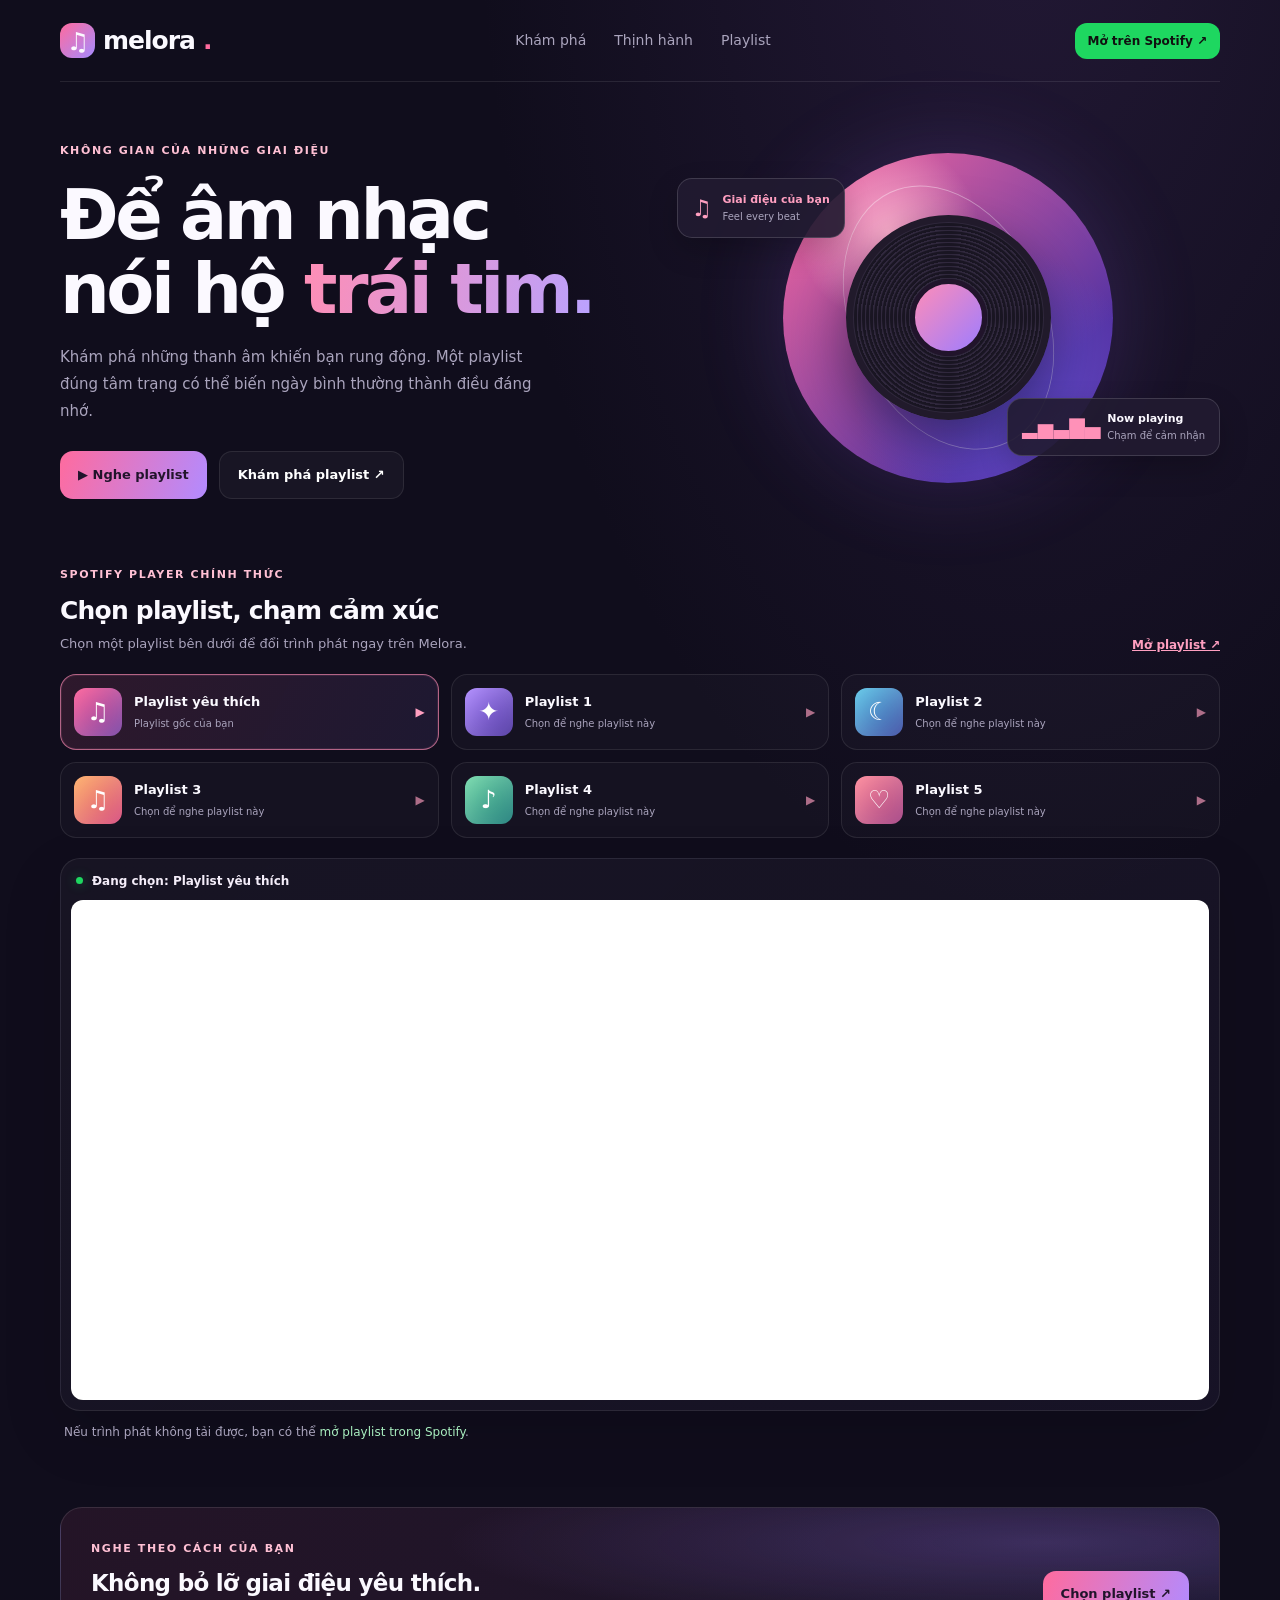
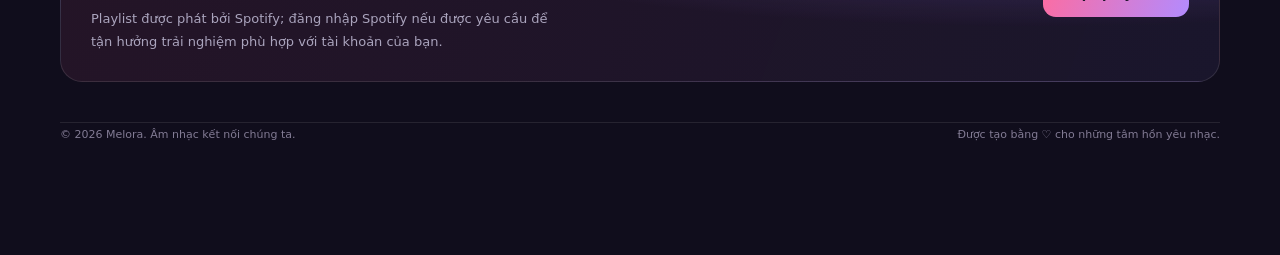
<file: index.html>
<!doctype html>
<html lang="vi">
<head>
<meta charset="utf-8">
<meta name="viewport" content="width=device-width,initial-scale=1">
<meta name="theme-color" content="#100d1c">
<meta name="description" content="Melora — khám phá những giai điệu dành cho cảm xúc của bạn.">
<title>Melora — Chạm vào cảm xúc</title>
<link rel="stylesheet" href="style.css">
</head>
<body>
<div class="shell">
<header class="topbar"><a class="brand" href="#home"><span class="brand-icon">♫</span> melora<span class="pink">.</span></a><nav><a href="#home">Khám phá</a><a href="#music">Thịnh hành</a><a href="#playlist">Playlist</a></nav><a class="spotify-top-link" href="https://open.spotify.com/playlist/37i9dQZEVXbLdGSmz6xilI" target="_blank" rel="noopener noreferrer">Mở trên Spotify ↗</a></header>
<main>
<section class="hero" id="home"><div class="hero-copy"><span class="eyebrow">KHÔNG GIAN CỦA NHỮNG GIAI ĐIỆU</span><h1>Để âm nhạc<br>nói hộ <span class="gradient">trái tim.</span></h1><p>Khám phá những thanh âm khiến bạn rung động. Một playlist đúng tâm trạng có thể biến ngày bình thường thành điều đáng nhớ.</p><div class="actions"><a class="primary" href="#music">▶ Nghe playlist</a><a class="secondary" href="#music">Khám phá playlist ↗</a></div></div><div class="art"><div class="orb"></div><div class="vinyl"></div><div class="float float-a">♫ <span><b>Giai điệu của bạn</b><small>Feel every beat</small></span></div><div class="float float-b"><span class="bars">▂ ▅ ▃ ▇ ▄</span><span><b>Now playing</b><small>Chạm để cảm nhận</small></span></div></div></section>
<section id="music" class="spotify-section">
  <div class="section-title"><div><span class="eyebrow">SPOTIFY PLAYER CHÍNH THỨC</span><h2>Chọn playlist, chạm cảm xúc</h2><p>Chọn một playlist bên dưới để đổi trình phát ngay trên Melora.</p></div><a class="text-button spotify-open" id="spotify-open" href="https://open.spotify.com/playlist/37i9dQZEVXbLdGSmz6xilI" target="_blank" rel="noopener noreferrer">Mở playlist ↗</a></div>
  <div class="playlist-picker" role="list" aria-label="Chọn playlist">
    <button class="playlist-card active" type="button" role="listitem" data-playlist-id="37i9dQZEVXbLdGSmz6xilI" data-title="Playlist yêu thích" aria-pressed="true"><span class="playlist-art art-pink">♫</span><span class="playlist-card-copy"><strong>Playlist yêu thích</strong><small>Playlist gốc của bạn</small></span><span class="card-arrow">▶</span></button>
    <button class="playlist-card" type="button" role="listitem" data-playlist-id="37i9dQZF1E39GVGAZZqPOR" data-title="Playlist 1" aria-pressed="false"><span class="playlist-art art-violet">✦</span><span class="playlist-card-copy"><strong>Playlist 1</strong><small>Chọn để nghe playlist này</small></span><span class="card-arrow">▶</span></button>
    <button class="playlist-card" type="button" role="listitem" data-playlist-id="37i9dQZF1E39kxEcSfHiWV" data-title="Playlist 2" aria-pressed="false"><span class="playlist-art art-blue">☾</span><span class="playlist-card-copy"><strong>Playlist 2</strong><small>Chọn để nghe playlist này</small></span><span class="card-arrow">▶</span></button>
    <button class="playlist-card" type="button" role="listitem" data-playlist-id="37i9dQZF1E39eXL2csFkAZ" data-title="Playlist 3" aria-pressed="false"><span class="playlist-art art-orange">♫</span><span class="playlist-card-copy"><strong>Playlist 3</strong><small>Chọn để nghe playlist này</small></span><span class="card-arrow">▶</span></button>
    <button class="playlist-card" type="button" role="listitem" data-playlist-id="37i9dQZEVXcFRn5GozTnx2" data-title="Playlist 4" aria-pressed="false"><span class="playlist-art art-green">♪</span><span class="playlist-card-copy"><strong>Playlist 4</strong><small>Chọn để nghe playlist này</small></span><span class="card-arrow">▶</span></button>
    <button class="playlist-card" type="button" role="listitem" data-playlist-id="37i9dQZF1E3700JpCBonrK" data-title="Playlist 5" aria-pressed="false"><span class="playlist-art art-rose">♡</span><span class="playlist-card-copy"><strong>Playlist 5</strong><small>Chọn để nghe playlist này</small></span><span class="card-arrow">▶</span></button>
  </div>
  <div class="spotify-frame-wrap">
    <div class="player-heading"><span class="playing-dot"></span><span id="current-playlist-title">Đang chọn: Playlist yêu thích</span></div>
    <iframe id="spotify-player" title="Spotify playlist player" src="https://open.spotify.com/embed/playlist/37i9dQZEVXbLdGSmz6xilI?utm_source=generator&theme=0" width="100%" height="500" frameborder="0" allowfullscreen allow="autoplay; clipboard-write; encrypted-media; fullscreen; picture-in-picture" loading="lazy"></iframe>
  </div>
  <p class="spotify-note">Nếu trình phát không tải được, bạn có thể <a id="spotify-fallback-link" href="https://open.spotify.com/playlist/37i9dQZEVXbLdGSmz6xilI" target="_blank" rel="noopener noreferrer">mở playlist trong Spotify</a>.</p>
</section>
<section id="playlist"><div class="banner"><div><span class="eyebrow">NGHE THEO CÁCH CỦA BẠN</span><h2>Không bỏ lỡ giai điệu yêu thích.</h2><p>Playlist được phát bởi Spotify; đăng nhập Spotify nếu được yêu cầu để tận hưởng trải nghiệm phù hợp với tài khoản của bạn.</p></div><a class="primary" href="#music">Chọn playlist ↗</a></div></section>
</main><footer><span>© 2026 Melora. Âm nhạc kết nối chúng ta.</span><span>Được tạo bằng ♡ cho những tâm hồn yêu nhạc.</span></footer>
</div>
<div id="toast" class="toast" role="status"></div><script src="app.js"></script>
</body></html>
</file>
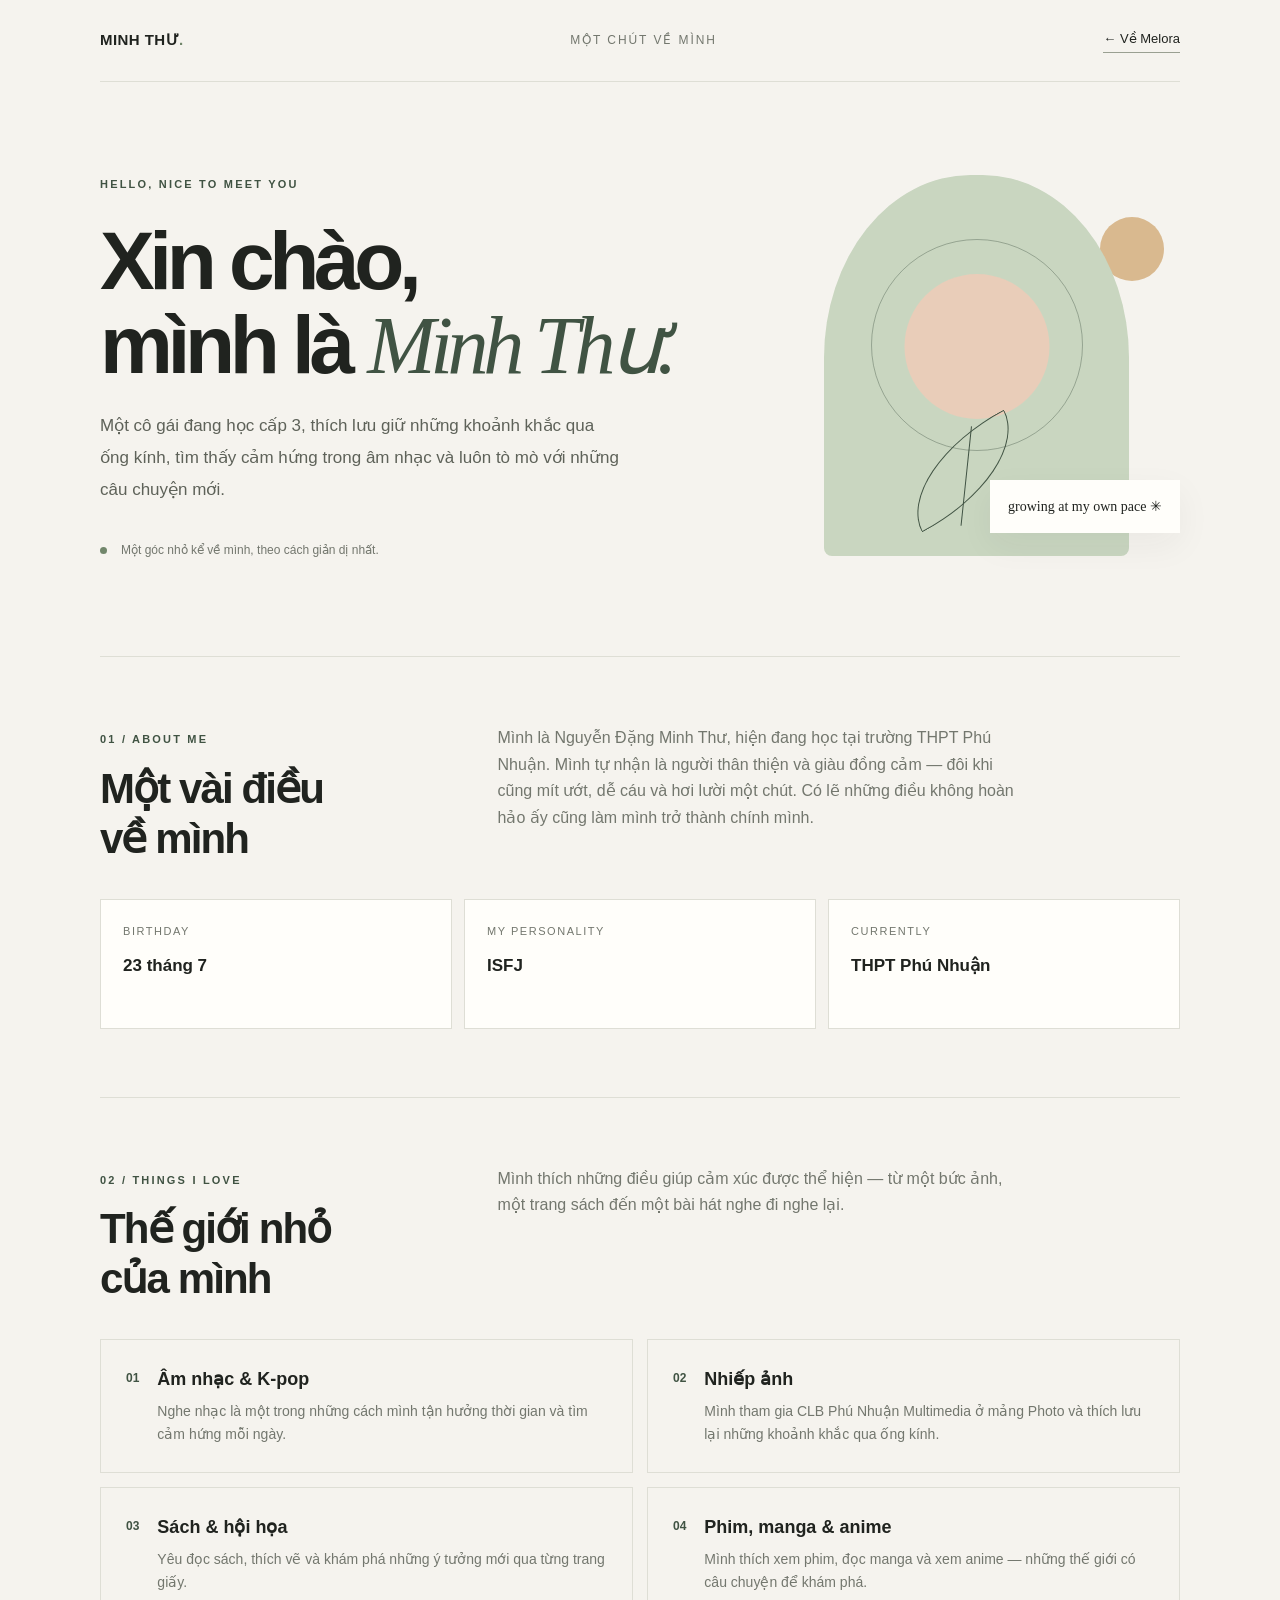
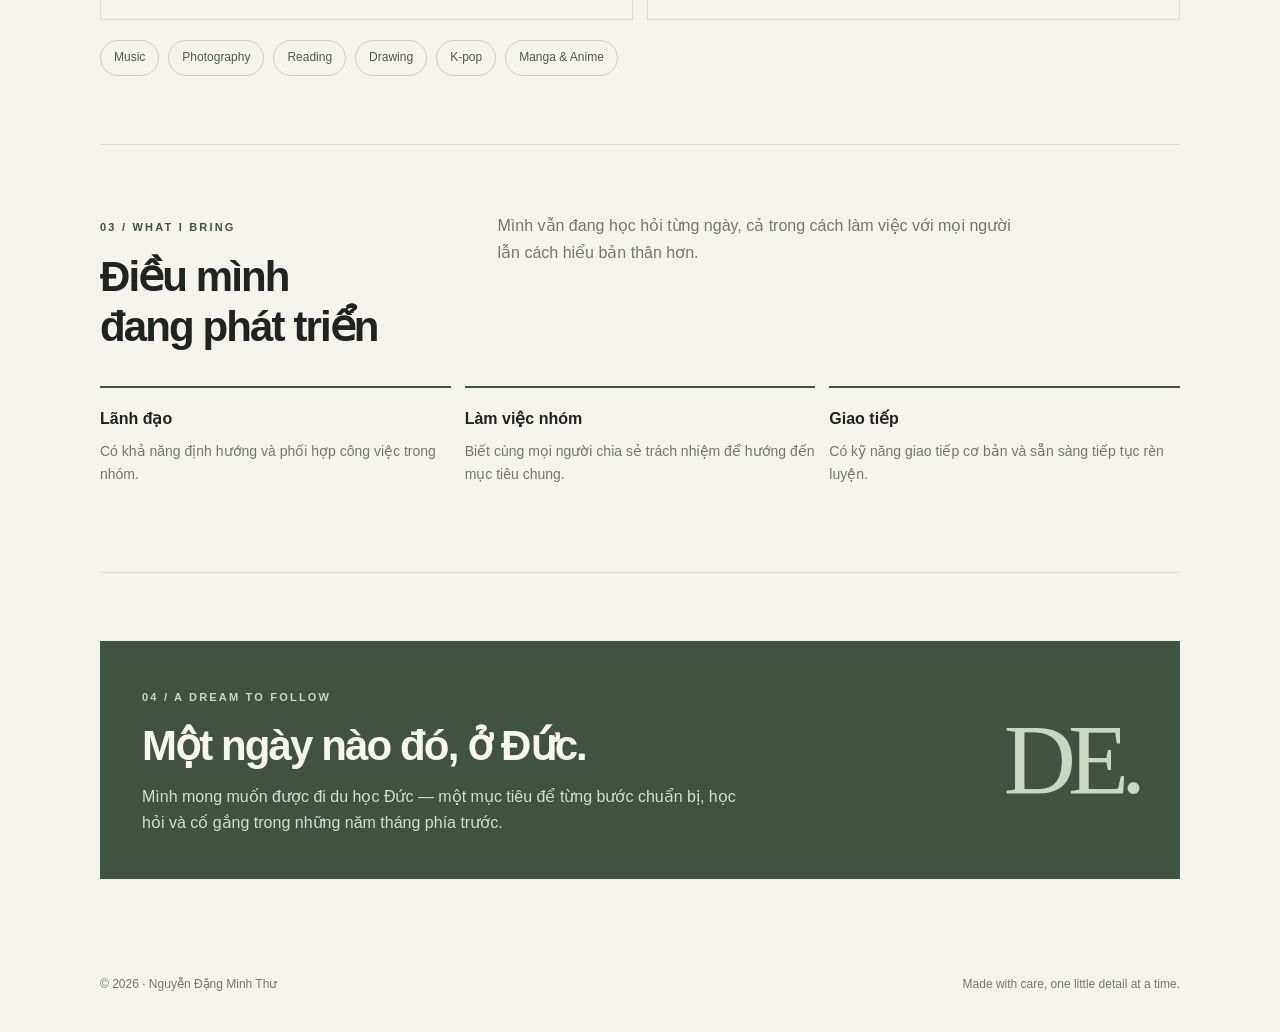
<file: about.html>
<!doctype html>
<html lang="vi">
<head>
  <meta charset="utf-8">
  <meta name="viewport" content="width=device-width, initial-scale=1">
  <meta name="theme-color" content="#f5f3ee">
  <meta name="description" content="Một góc nhỏ giới thiệu về Nguyễn Đặng Minh Thư — âm nhạc, nhiếp ảnh và những điều mình yêu thích.">
  <title>Nguyễn Đặng Minh Thư — About me</title>
  <style>
    :root{--paper:#f5f3ee;--ink:#20231f;--muted:#73776e;--line:#deded5;--green:#c9d6c0;--deep:#405343;--white:#fffefa}
    *{box-sizing:border-box}
    html{scroll-behavior:smooth}
    body{margin:0;background:var(--paper);color:var(--ink);font-family:Inter,-apple-system,BlinkMacSystemFont,"Segoe UI",sans-serif;line-height:1.65}
    a{color:inherit}
    .wrap{width:min(1080px,calc(100% - 48px));margin:auto}
    .nav{height:82px;display:flex;align-items:center;justify-content:space-between;border-bottom:1px solid var(--line)}
    .wordmark{font-size:15px;font-weight:750;letter-spacing:.03em;text-decoration:none}
    .nav-note{font-size:12px;letter-spacing:.16em;text-transform:uppercase;color:var(--muted)}
    .back{font-size:13px;text-decoration:none;border-bottom:1px solid #9aa092;padding-bottom:3px}
    .hero{display:grid;grid-template-columns:1.2fr .8fr;gap:64px;align-items:center;padding:88px 0 96px}
    .eyebrow{font-size:11px;letter-spacing:.2em;text-transform:uppercase;color:var(--deep);font-weight:750}
    h1{font-size:clamp(46px,7vw,82px);line-height:1.02;letter-spacing:-.065em;font-weight:650;margin:23px 0 22px;max-width:680px}
    h1 span{font-family:Georgia,serif;font-weight:400;font-style:italic;color:var(--deep)}
    .lead{font-size:17px;line-height:1.9;color:#5e6259;max-width:520px}
    .hero-foot{margin-top:34px;display:flex;align-items:center;gap:14px;color:var(--muted);font-size:12px}
    .dot{width:7px;height:7px;border-radius:50%;background:#71866b;display:inline-block}
    .visual{position:relative;min-height:390px;display:grid;place-items:center}
    .shape{width:min(310px,75%);aspect-ratio:4/5;background:var(--green);border-radius:48% 48% 8px 8px;position:relative;overflow:hidden}
    .shape:before{content:"";position:absolute;width:210px;height:210px;border:1px solid rgba(64,83,67,.38);border-radius:50%;left:50%;top:17%;transform:translateX(-50%)}
    .shape:after{content:"";position:absolute;width:145px;height:145px;border-radius:50%;background:#e9cdb9;left:50%;top:26%;transform:translateX(-50%)}
    .sun{position:absolute;right:4%;top:12%;width:64px;height:64px;border-radius:50%;background:#d9b98f}
    .leaf{position:absolute;z-index:2;bottom:13%;left:24%;width:130px;height:70px;border:1px solid var(--deep);border-radius:100% 0 100% 0;transform:rotate(-28deg)}
    .leaf:after{content:"";position:absolute;width:1px;height:100px;background:var(--deep);left:50%;top:-10px;transform:rotate(34deg)}
    .stamp{position:absolute;bottom:7%;right:0;background:var(--white);padding:15px 18px;font-family:Georgia,serif;font-size:14px;box-shadow:0 12px 35px #20231f0d}
    section{padding:68px 0;border-top:1px solid var(--line)}
    .section-head{display:grid;grid-template-columns:.7fr 1.3fr;gap:30px;margin-bottom:34px}
    h2{font-size:clamp(27px,4vw,42px);letter-spacing:-.045em;line-height:1.2;margin:0;font-weight:600}
    .section-desc{margin:0;color:var(--muted);max-width:530px}
    .facts{display:grid;grid-template-columns:repeat(3,1fr);gap:12px}
    .fact{padding:22px;background:var(--white);border:1px solid var(--line);min-height:130px}
    .fact small{display:block;color:var(--muted);font-size:11px;text-transform:uppercase;letter-spacing:.14em;margin-bottom:12px}
    .fact strong{font-size:17px;font-weight:600}
    .interests{display:grid;grid-template-columns:repeat(2,1fr);gap:14px}
    .interest{padding:25px;background:transparent;border:1px solid var(--line);display:flex;gap:18px;align-items:flex-start}
    .num{font-size:12px;color:var(--deep);font-weight:700;padding-top:4px}
    .interest h3{font-size:18px;margin:0 0 6px;font-weight:600}
    .interest p{margin:0;color:var(--muted);font-size:14px}
    .tags{display:flex;flex-wrap:wrap;gap:9px;margin-top:20px}
    .tag{border:1px solid #cdd1c7;border-radius:99px;padding:7px 13px;font-size:12px;color:#4f594d}
    .skills{display:grid;grid-template-columns:repeat(3,1fr);gap:14px}
    .skill{border-top:2px solid var(--deep);padding:18px 0}
    .skill b{display:block;font-size:16px;margin-bottom:7px}
    .skill p{font-size:14px;color:var(--muted);margin:0}
    .dream{background:var(--deep);color:#f7f5ee;padding:42px;display:grid;grid-template-columns:1fr auto;gap:28px;align-items:center}
    .dream .eyebrow{color:#c9d6c0}
    .dream h2{margin:12px 0}
    .dream p{color:#d5ddd1;margin:0;max-width:600px}
    .de-mark{font-family:Georgia,serif;font-size:clamp(58px,9vw,100px);line-height:1;color:#c9d6c0;letter-spacing:-.08em}
    footer{padding:28px 0 38px;display:flex;justify-content:space-between;gap:20px;color:var(--muted);font-size:12px}
    @media(max-width:720px){.wrap{width:min(100% - 32px,560px)}.nav{height:70px}.nav-note{display:none}.hero{grid-template-columns:1fr;gap:20px;padding:60px 0 64px}.hero-copy{order:1}.visual{order:0;min-height:270px}.shape{width:200px}.sun{right:13%;top:4%}.stamp{right:8%;bottom:3%}section{padding:50px 0}.section-head{grid-template-columns:1fr;gap:12px}.facts{grid-template-columns:1fr}.fact{min-height:0}.interests{grid-template-columns:1fr}.skills{grid-template-columns:1fr;gap:8px}.skill{padding:14px 0}.dream{padding:28px;grid-template-columns:1fr}.de-mark{font-size:62px}footer{flex-direction:column;gap:5px}}
    @media(prefers-reduced-motion:reduce){html{scroll-behavior:auto}}
  </style>
</head>
<body>
  <div class="wrap">
    <header class="nav">
      <a class="wordmark" href="#top">MINH THƯ<span style="color:#71866b">.</span></a>
      <span class="nav-note">Một chút về mình</span>
      <a class="back" href="./index.html">← Về Melora</a>
    </header>
    <main id="top">
      <section class="hero" style="border-top:0">
        <div class="hero-copy">
          <span class="eyebrow">HELLO, NICE TO MEET YOU</span>
          <h1>Xin chào,<br>mình là <span>Minh Thư.</span></h1>
          <p class="lead">Một cô gái đang học cấp 3, thích lưu giữ những khoảnh khắc qua ống kính, tìm thấy cảm hứng trong âm nhạc và luôn tò mò với những câu chuyện mới.</p>
          <div class="hero-foot"><span class="dot"></span> Một góc nhỏ kể về mình, theo cách giản dị nhất.</div>
        </div>
        <div class="visual" aria-label="Minh họa trừu tượng với hình khối và chiếc lá">
          <div class="sun"></div><div class="shape"><div class="leaf"></div></div>
          <div class="stamp">growing at my own pace ✳</div>
        </div>
      </section>
      <section id="about">
        <div class="section-head">
          <div><span class="eyebrow">01 / ABOUT ME</span><h2 style="margin-top:12px">Một vài điều<br>về mình</h2></div>
          <p class="section-desc">Mình là Nguyễn Đặng Minh Thư, hiện đang học tại trường THPT Phú Nhuận. Mình tự nhận là người thân thiện và giàu đồng cảm — đôi khi cũng mít ướt, dễ cáu và hơi lười một chút. Có lẽ những điều không hoàn hảo ấy cũng làm mình trở thành chính mình.</p>
        </div>
        <div class="facts">
          <div class="fact"><small>Birthday</small><strong>23 tháng 7</strong></div>
          <div class="fact"><small>My personality</small><strong>ISFJ</strong></div>
          <div class="fact"><small>Currently</small><strong>THPT Phú Nhuận</strong></div>
        </div>
      </section>
      <section id="interests">
        <div class="section-head">
          <div><span class="eyebrow">02 / THINGS I LOVE</span><h2 style="margin-top:12px">Thế giới nhỏ<br>của mình</h2></div>
          <p class="section-desc">Mình thích những điều giúp cảm xúc được thể hiện — từ một bức ảnh, một trang sách đến một bài hát nghe đi nghe lại.</p>
        </div>
        <div class="interests">
          <article class="interest"><span class="num">01</span><div><h3>Âm nhạc & K-pop</h3><p>Nghe nhạc là một trong những cách mình tận hưởng thời gian và tìm cảm hứng mỗi ngày.</p></div></article>
          <article class="interest"><span class="num">02</span><div><h3>Nhiếp ảnh</h3><p>Mình tham gia CLB Phú Nhuận Multimedia ở mảng Photo và thích lưu lại những khoảnh khắc qua ống kính.</p></div></article>
          <article class="interest"><span class="num">03</span><div><h3>Sách & hội họa</h3><p>Yêu đọc sách, thích vẽ và khám phá những ý tưởng mới qua từng trang giấy.</p></div></article>
          <article class="interest"><span class="num">04</span><div><h3>Phim, manga & anime</h3><p>Mình thích xem phim, đọc manga và xem anime — những thế giới có câu chuyện để khám phá.</p></div></article>
        </div>
        <div class="tags"><span class="tag">Music</span><span class="tag">Photography</span><span class="tag">Reading</span><span class="tag">Drawing</span><span class="tag">K-pop</span><span class="tag">Manga & Anime</span></div>
      </section>
      <section id="skills">
        <div class="section-head">
          <div><span class="eyebrow">03 / WHAT I BRING</span><h2 style="margin-top:12px">Điều mình<br>đang phát triển</h2></div>
          <p class="section-desc">Mình vẫn đang học hỏi từng ngày, cả trong cách làm việc với mọi người lẫn cách hiểu bản thân hơn.</p>
        </div>
        <div class="skills">
          <div class="skill"><b>Lãnh đạo</b><p>Có khả năng định hướng và phối hợp công việc trong nhóm.</p></div>
          <div class="skill"><b>Làm việc nhóm</b><p>Biết cùng mọi người chia sẻ trách nhiệm để hướng đến mục tiêu chung.</p></div>
          <div class="skill"><b>Giao tiếp</b><p>Có kỹ năng giao tiếp cơ bản và sẵn sàng tiếp tục rèn luyện.</p></div>
        </div>
      </section>
      <section id="dream">
        <div class="dream">
          <div><span class="eyebrow">04 / A DREAM TO FOLLOW</span><h2>Một ngày nào đó, ở Đức.</h2><p>Mình mong muốn được đi du học Đức — một mục tiêu để từng bước chuẩn bị, học hỏi và cố gắng trong những năm tháng phía trước.</p></div>
          <div class="de-mark" aria-label="Germany">DE.</div>
        </div>
      </section>
    </main>
    <footer><span>© 2026 · Nguyễn Đặng Minh Thư</span><span>Made with care, one little detail at a time.</span></footer>
  </div>
</body>
</html>
</file>
<file: style.css>
:root{color-scheme:dark;--bg:#100d1c;--panel:#1b1729;--text:#fbf9ff;--muted:#aaa4bd;--pink:#ff6b9e;--violet:#a58bff;--line:#ffffff17}
*{box-sizing:border-box}html{scroll-behavior:smooth}body{margin:0;background:radial-gradient(ellipse at 80% -10%,#49306a55,transparent 38%),var(--bg);color:var(--text);font-family:Inter,system-ui,-apple-system,"Segoe UI",sans-serif;line-height:1.5}button,input{font:inherit}button{cursor:pointer}.shell{width:min(1160px,calc(100% - 40px));margin:auto}.topbar{height:82px;display:flex;align-items:center;justify-content:space-between;gap:24px;border-bottom:1px solid var(--line)}.brand{display:flex;align-items:center;gap:8px;font-size:25px;font-weight:850;letter-spacing:-1px;text-decoration:none;color:var(--text)}.brand-icon{width:35px;height:35px;border-radius:12px;display:grid;place-items:center;background:linear-gradient(135deg,var(--pink),var(--violet))}.pink{color:var(--pink)}nav{display:flex;gap:28px}nav a{color:var(--muted);text-decoration:none;font-size:14px}nav a:hover{color:white}.search{display:flex;align-items:center;gap:8px;background:#ffffff0b;border:1px solid var(--line);padding:9px 13px;border-radius:13px;color:#d6c9ee}.search input{width:155px;min-width:0;color:white;background:none;border:0;outline:0}.search input::placeholder{color:#928ca6}.hero{display:grid;grid-template-columns:1.03fr .97fr;gap:40px;align-items:center;padding:55px 0 42px}.eyebrow{color:#ffc0d4;font-size:11px;letter-spacing:1.6px;font-weight:800}.hero h1{font-size:clamp(43px,5.5vw,70px);letter-spacing:-3.5px;line-height:1.05;margin:18px 0}.gradient{background:linear-gradient(100deg,#ff8eb5,#b9a2ff);color:transparent;background-clip:text}.hero p,.banner p{max-width:480px;color:var(--muted);font-size:15px;line-height:1.8}.actions{display:flex;gap:12px;flex-wrap:wrap;margin-top:26px}.primary,.secondary{display:inline-flex;align-items:center;justify-content:center;gap:8px;padding:13px 18px;border-radius:13px;font-size:13px;font-weight:750;text-decoration:none;transition:transform .2s}.primary{border:0;background:linear-gradient(110deg,var(--pink),#b28bff);color:#21142b}.secondary{background:#ffffff09;border:1px solid var(--line);color:white}.primary:hover,.secondary:hover{transform:translateY(-2px)}.art{min-height:330px;position:relative;display:grid;place-items:center}.orb{position:absolute;width:min(330px,85%);aspect-ratio:1;border-radius:50%;background:radial-gradient(circle at 32% 24%,#ffb0ce,transparent 27%),radial-gradient(circle at 65% 72%,#6551d8,transparent 45%),linear-gradient(135deg,#ff6b9e,#5634a4 75%);box-shadow:0 0 90px #a06cff30}.orb:before,.orb:after{content:"";position:absolute;border:1px solid #ffffff60;border-radius:50%;inset:8%;transform:rotate(-25deg) scaleX(.7)}.orb:after{inset:19%;transform:rotate(35deg) scaleX(.7)}.vinyl{z-index:1;width:min(205px,54%);aspect-ratio:1;border-radius:50%;background:repeating-radial-gradient(circle,#191522 0 2px,#30283d 3px 4px);border:7px solid #211a2b;box-shadow:0 24px 55px #0a061b80;display:grid;place-items:center;animation:spin 18s linear infinite}.vinyl:before{content:"";width:35%;aspect-ratio:1;border-radius:50%;background:linear-gradient(135deg,#ff8db8,#9d7cff);border:5px solid #21142b}.float{position:absolute;z-index:2;display:flex;align-items:center;gap:10px;padding:12px 14px;border-radius:15px;background:#211b31e8;border:1px solid #ffffff24;box-shadow:0 12px 30px #0003;font-size:23px}.float span b,.float small{display:block}.float b{font-size:11px}.float small{font-size:10px;color:var(--muted)}.float-a{top:25px;left:0;color:#ff9fc0}.float-b{right:0;bottom:27px}.bars{font-size:20px;color:#ff91b8;letter-spacing:-3px}@keyframes spin{to{transform:rotate(360deg)}}section#music{padding:20px 0 42px}.section-title{display:flex;align-items:end;justify-content:space-between;gap:16px;margin-bottom:20px}.section-title h2{margin:0;font-size:25px;letter-spacing:-.8px}.section-title p{margin:5px 0 0;color:var(--muted);font-size:13px}.text-button{background:none;border:0;color:#ff9fc0;font-size:12px;font-weight:700}.filters{display:flex;gap:9px;flex-wrap:wrap;margin-bottom:20px}.chip{padding:8px 15px;border-radius:999px;border:1px solid var(--line);color:var(--muted);background:#ffffff06;font-size:12px}.chip.active,.chip:hover{color:white;background:#ff6b9e20;border-color:#ff6b9e75}.grid{display:grid;grid-template-columns:repeat(4,minmax(0,1fr));gap:17px}.track{min-width:0;background:#ffffff05;border:1px solid var(--line);border-radius:17px;padding:11px;transition:transform .2s,border-color .2s}.track:hover{transform:translateY(-4px);border-color:#ffffff35}.track[hidden]{display:none}.cover{position:relative;aspect-ratio:1.1;border-radius:11px;overflow:hidden;background:#2a1e3b}.cover img{width:100%;height:100%;object-fit:cover;display:block;transition:transform .5s}.track:hover .cover img{transform:scale(1.05)}.cover:after{content:"";position:absolute;inset:35% 0 0;background:linear-gradient(transparent,#120d22a8)}.play{position:absolute;z-index:1;right:9px;bottom:9px;width:39px;height:39px;border:0;border-radius:50%;background:linear-gradient(135deg,#ff8cb5,#b19aff);color:#21142b;box-shadow:0 6px 20px #0005}.track h3{font-size:14px;margin:12px 2px 3px;white-space:nowrap;overflow:hidden;text-overflow:ellipsis}.track>p{font-size:12px;color:var(--muted);margin:0 2px}.meta{display:flex;align-items:center;justify-content:space-between;margin:12px 2px 2px;font-size:10px;color:#aaa2ba}.tag{border-radius:6px;background:#ffffff0d;padding:4px 7px}.empty{padding:25px;text-align:center;color:var(--muted)}.banner{margin:12px 0 40px;border:1px solid #ffffff1b;border-radius:22px;padding:27px 30px;display:flex;justify-content:space-between;align-items:center;gap:20px;background:radial-gradient(ellipse at 85% 20%,#a37aff3d,transparent 43%),linear-gradient(110deg,#ff6b9e16,#a58bff12)}.banner h2{font-size:23px;letter-spacing:-.7px;margin:7px 0}.banner p{font-size:13px;margin:0}footer{padding:4px 0 112px;color:#827b94;font-size:11px;display:flex;justify-content:space-between;gap:15px;border-top:1px solid var(--line)}.player{position:fixed;z-index:10;bottom:0;left:0;right:0;background:#171323f4;border-top:1px solid #ffffff20;backdrop-filter:blur(20px);padding:11px 20px calc(11px + env(safe-area-inset-bottom))}.player-inner{width:min(1160px,100%);margin:auto;display:grid;grid-template-columns:1fr 1.2fr 1fr;align-items:center;gap:20px}.now{display:flex;align-items:center;gap:10px;min-width:0}.now img{width:43px;height:43px;object-fit:cover;border-radius:9px}.now b,.now small{display:block;white-space:nowrap;overflow:hidden;text-overflow:ellipsis}.now b{font-size:12px}.now small{font-size:10px;color:var(--muted);margin-top:3px}.controls{min-width:0}.buttons{display:flex;align-items:center;justify-content:center;gap:20px}.buttons button{background:none;border:0;color:#d0c8df;font-size:16px}.buttons .main-play{background:linear-gradient(135deg,#ff8cb5,#b19aff);color:#21142b;width:36px;height:36px;border-radius:50%}.timeline{display:flex;align-items:center;gap:8px;color:var(--muted);font-size:10px}.timeline input{width:100%;accent-color:var(--pink);height:4px;cursor:pointer}.volume{justify-self:end;display:flex;align-items:center;gap:9px;color:var(--muted)}.volume input{width:75px;accent-color:var(--pink)}.toast{position:fixed;z-index:20;left:50%;bottom:100px;transform:translate(-50%,10px);padding:10px 15px;border-radius:12px;background:#2b233b;border:1px solid #ffffff24;font-size:12px;opacity:0;pointer-events:none;transition:.2s}.toast.show{opacity:1;transform:translate(-50%,0)}
@media(max-width:850px){nav{gap:14px}.search input{width:100px}.grid{grid-template-columns:repeat(2,minmax(0,1fr))}.player-inner{grid-template-columns:1fr 1fr}.volume{display:none}.timeline{grid-column:1/-1}.player{padding-bottom:10px}}@media(max-width:580px){.shell{width:calc(100% - 28px)}.topbar{height:68px}nav{display:none}.search input{width:110px}.hero{grid-template-columns:1fr;gap:5px;padding:28px 0}.art{min-height:265px;grid-row:1}.orb{width:240px}.vinyl{width:150px}.float-a{top:15px}.float-b{bottom:15px}.hero h1{font-size:47px;letter-spacing:-2.5px}.hero p{font-size:14px}.section-title h2{font-size:21px}.grid{gap:10px}.track{padding:8px;border-radius:14px}.cover{aspect-ratio:1}.track h3{font-size:12px;margin-top:10px}.track>p{font-size:11px}.meta{font-size:9px}.banner{padding:21px;margin-bottom:32px;align-items:flex-start;flex-direction:column}.banner h2{font-size:20px}.player{padding-left:14px;padding-right:14px}.player-inner{gap:12px}.buttons{gap:13px}.now img{width:37px;height:37px}footer{padding-bottom:110px;flex-direction:column}}@media(prefers-reduced-motion:reduce){*,*:before,*:after{animation-duration:.01ms!important;scroll-behavior:auto!important;transition-duration:.01ms!important}}

/* Official Spotify playlist embed */
.spotify-top-link{display:inline-flex;align-items:center;justify-content:center;padding:9px 13px;border-radius:12px;background:#1ed760;color:#101010;text-decoration:none;font-size:12px;font-weight:800;white-space:nowrap}.spotify-top-link:hover{filter:brightness(1.08)}
.spotify-section{padding:22px 0 42px}.spotify-section .section-title{align-items:end}.spotify-section .section-title h2{margin-top:7px}.spotify-frame-wrap{padding:10px;border:1px solid var(--line);border-radius:20px;background:linear-gradient(135deg,#ffffff08,#a58bff0c);box-shadow:0 22px 60px #0002;overflow:hidden}.spotify-frame-wrap iframe{display:block;width:100%;height:500px;border:0;border-radius:12px;background:#121212}.spotify-note{color:var(--muted);font-size:12px;margin:12px 4px}.spotify-note a{color:#a9efc0;text-decoration:none}.spotify-note a:hover{text-decoration:underline}
@media(max-width:580px){.spotify-top-link{font-size:11px;padding:8px 10px}.spotify-section{padding-top:12px}.spotify-frame-wrap{padding:5px;border-radius:15px}.spotify-frame-wrap iframe{height:500px}.spotify-section .section-title{align-items:flex-start;flex-direction:column;gap:10px}}


/* Playlist selector cards */
.playlist-picker{display:grid;grid-template-columns:repeat(3,minmax(0,1fr));gap:12px;margin:0 0 20px}
.playlist-card{display:flex;align-items:center;gap:12px;min-width:0;text-align:left;padding:13px;border-radius:16px;border:1px solid var(--line);background:#ffffff06;color:var(--text);transition:transform .2s,border-color .2s,background .2s}
.playlist-card:hover{transform:translateY(-2px);border-color:#ffffff45;background:#ffffff0b}
.playlist-card.active{border-color:#ff8db5a6;background:linear-gradient(115deg,#ff6b9e20,#a58bff18);box-shadow:inset 0 0 0 1px #ff8db51a}
.playlist-art{display:grid;place-items:center;flex:0 0 48px;width:48px;height:48px;border-radius:12px;font-size:25px;font-weight:800;color:#fff;box-shadow:inset 0 0 22px #ffffff17}
.art-pink{background:linear-gradient(135deg,#ff639b,#7a48a7)}.art-violet{background:linear-gradient(135deg,#b08cff,#5139a2)}.art-blue{background:linear-gradient(135deg,#61c9e9,#4250a6)}.art-orange{background:linear-gradient(135deg,#ffb16a,#d74d7f)}.art-green{background:linear-gradient(135deg,#79dbad,#217f7c)}.art-rose{background:linear-gradient(135deg,#ff8c9c,#a44485)}
.playlist-card-copy{display:block;min-width:0;flex:1}.playlist-card-copy strong,.playlist-card-copy small{display:block;overflow:hidden;text-overflow:ellipsis;white-space:nowrap}.playlist-card-copy strong{font-size:13px}.playlist-card-copy small{margin-top:4px;color:var(--muted);font-size:10px}.card-arrow{font-size:12px;color:#ff9fc0;opacity:.65}.playlist-card.active .card-arrow{opacity:1}
.player-heading{display:flex;align-items:center;gap:9px;padding:3px 5px 10px;color:#f4edf9;font-size:12px;font-weight:700}.playing-dot{width:7px;height:7px;border-radius:50%;background:#1ed760;box-shadow:0 0 12px #1ed76070}
@media(max-width:850px){.playlist-picker{grid-template-columns:repeat(2,minmax(0,1fr))}}
@media(max-width:580px){.playlist-picker{grid-template-columns:1fr;gap:9px}.playlist-card{padding:10px}.playlist-art{width:43px;height:43px;flex-basis:43px}.playlist-card-copy small{font-size:10px}.spotify-frame-wrap iframe{height:500px}}
</file>
